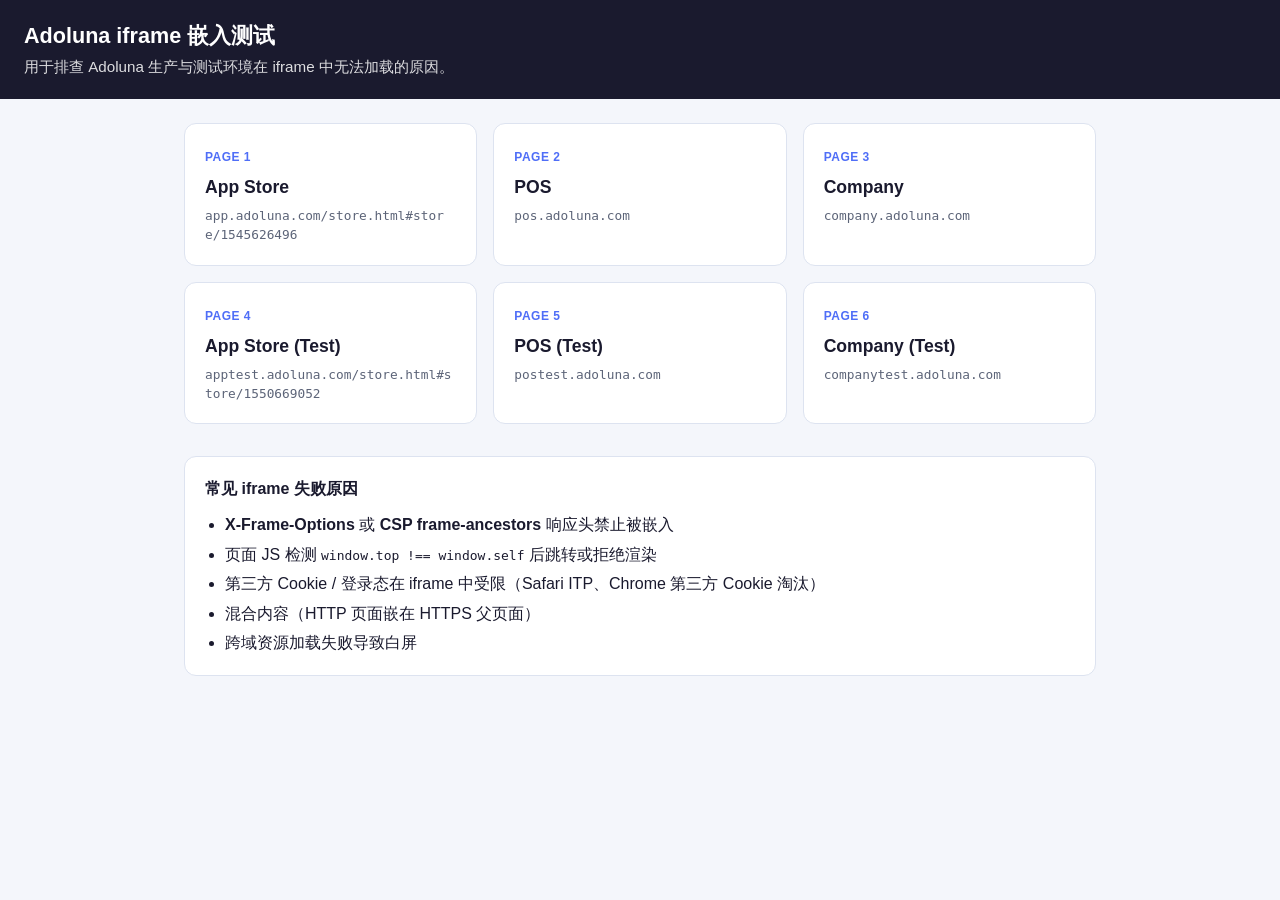
<file: index.html>
<!DOCTYPE html>
<html lang="zh-CN">
<head>
  <meta charset="UTF-8" />
  <meta name="viewport" content="width=device-width, initial-scale=1.0" />
  <title>Adoluna iframe 测试</title>
  <link rel="stylesheet" href="styles.css" />
</head>
<body>
  <header class="site-header">
    <h1>Adoluna iframe 嵌入测试</h1>
    <p>用于排查 Adoluna 生产与测试环境在 iframe 中无法加载的原因。</p>
  </header>

  <main class="home">
    <nav class="page-grid">
      <a class="page-card" href="app-store.html">
        <span class="page-card__label">Page 1</span>
        <strong>App Store</strong>
        <code>app.adoluna.com/store.html#store/1545626496</code>
      </a>
      <a class="page-card" href="pos.html">
        <span class="page-card__label">Page 2</span>
        <strong>POS</strong>
        <code>pos.adoluna.com</code>
      </a>
      <a class="page-card" href="company.html">
        <span class="page-card__label">Page 3</span>
        <strong>Company</strong>
        <code>company.adoluna.com</code>
      </a>
      <a class="page-card" href="app-store-test.html">
        <span class="page-card__label">Page 4</span>
        <strong>App Store (Test)</strong>
        <code>apptest.adoluna.com/store.html#store/1550669052</code>
      </a>
      <a class="page-card" href="pos-test.html">
        <span class="page-card__label">Page 5</span>
        <strong>POS (Test)</strong>
        <code>postest.adoluna.com</code>
      </a>
      <a class="page-card" href="company-test.html">
        <span class="page-card__label">Page 6</span>
        <strong>Company (Test)</strong>
        <code>companytest.adoluna.com</code>
      </a>
    </nav>

    <section class="tips">
      <h2>常见 iframe 失败原因</h2>
      <ul>
        <li><strong>X-Frame-Options</strong> 或 <strong>CSP frame-ancestors</strong> 响应头禁止被嵌入</li>
        <li>页面 JS 检测 <code>window.top !== window.self</code> 后跳转或拒绝渲染</li>
        <li>第三方 Cookie / 登录态在 iframe 中受限（Safari ITP、Chrome 第三方 Cookie 淘汰）</li>
        <li>混合内容（HTTP 页面嵌在 HTTPS 父页面）</li>
        <li>跨域资源加载失败导致白屏</li>
      </ul>
    </section>
  </main>
</body>
</html>
</file>
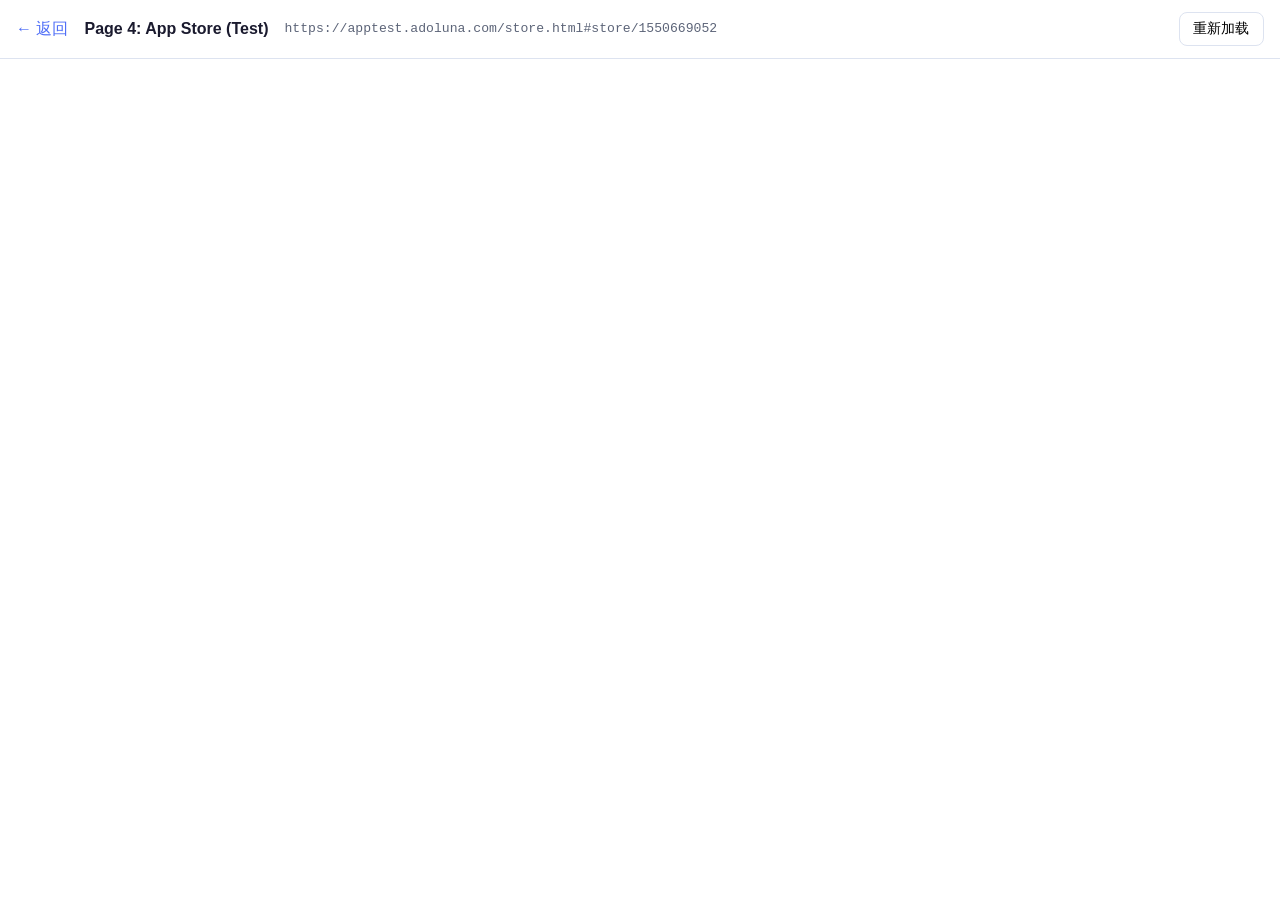
<file: app-store-test.html>
<!DOCTYPE html>
<html lang="zh-CN">
<head>
  <meta charset="UTF-8" />
  <meta name="viewport" content="width=device-width, initial-scale=1.0" />
  <title>iframe 测试 — App Store (Test)</title>
  <link rel="stylesheet" href="styles.css" />
</head>
<body class="test-layout">
  <div class="test-toolbar">
    <a href="index.html">← 返回</a>
    <strong>Page 4: App Store (Test)</strong>
    <code>https://apptest.adoluna.com/store.html#store/1550669052</code>
    <button type="button" onclick="document.getElementById('test-iframe').src = document.getElementById('test-iframe').src">重新加载</button>
  </div>

  <div class="iframe-wrap">
    <iframe
      id="test-iframe"
      src="https://apptest.adoluna.com/store.html#store/1550669052"
      title="App Store Test"
      allow="fullscreen; geolocation; microphone; camera"
      referrerpolicy="no-referrer-when-downgrade"
    ></iframe>
  </div>
</body>
</html>
</file>
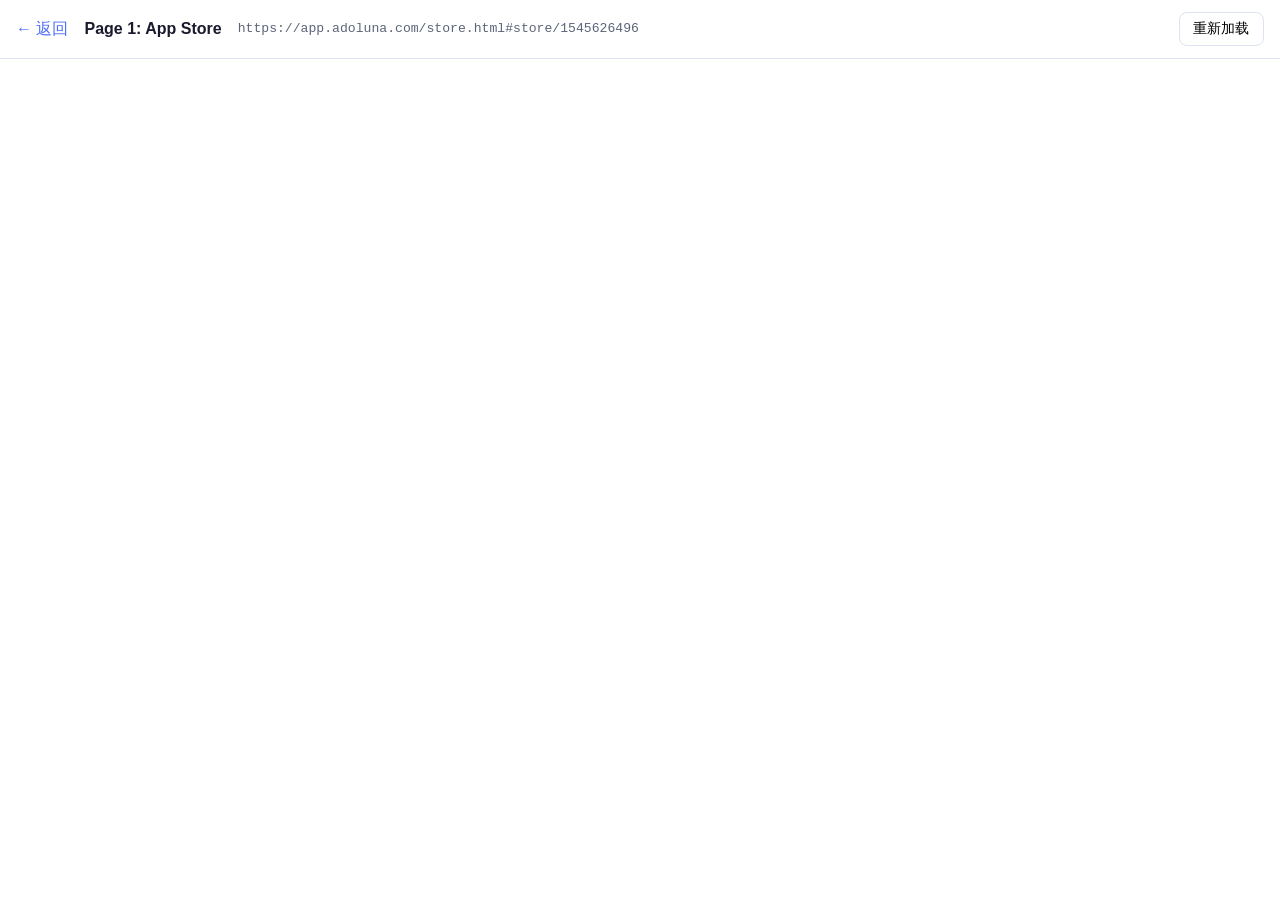
<file: app-store.html>
<!DOCTYPE html>
<html lang="zh-CN">
<head>
  <meta charset="UTF-8" />
  <meta name="viewport" content="width=device-width, initial-scale=1.0" />
  <title>iframe 测试 — App Store</title>
  <link rel="stylesheet" href="styles.css" />
</head>
<body class="test-layout">
  <div class="test-toolbar">
    <a href="index.html">← 返回</a>
    <strong>Page 1: App Store</strong>
    <code>https://app.adoluna.com/store.html#store/1545626496</code>
    <button type="button" onclick="document.getElementById('test-iframe').src = document.getElementById('test-iframe').src">重新加载</button>
  </div>

  <div class="iframe-wrap">
    <iframe
      id="test-iframe"
      src="https://app.adoluna.com/store.html#store/1545626496"
      title="App Store"
      allow="fullscreen; geolocation; microphone; camera"
      referrerpolicy="no-referrer-when-downgrade"
    ></iframe>
  </div>
</body>
</html>
</file>
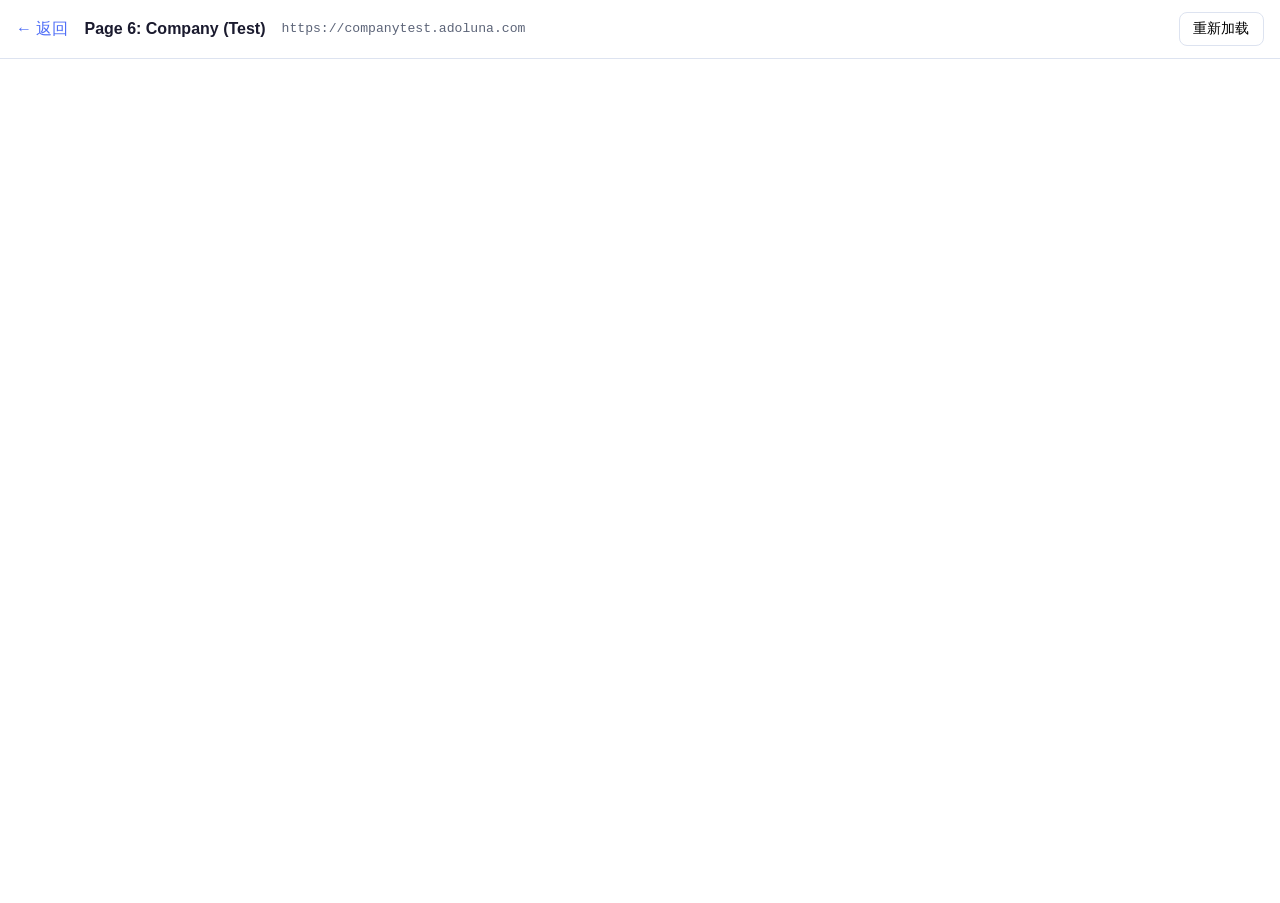
<file: company-test.html>
<!DOCTYPE html>
<html lang="zh-CN">
<head>
  <meta charset="UTF-8" />
  <meta name="viewport" content="width=device-width, initial-scale=1.0" />
  <title>iframe 测试 — Company (Test)</title>
  <link rel="stylesheet" href="styles.css" />
</head>
<body class="test-layout">
  <div class="test-toolbar">
    <a href="index.html">← 返回</a>
    <strong>Page 6: Company (Test)</strong>
    <code>https://companytest.adoluna.com</code>
    <button type="button" onclick="document.getElementById('test-iframe').src = document.getElementById('test-iframe').src">重新加载</button>
  </div>

  <div class="iframe-wrap">
    <iframe
      id="test-iframe"
      src="https://companytest.adoluna.com"
      title="Company Test"
      allow="fullscreen; geolocation; microphone; camera"
      referrerpolicy="no-referrer-when-downgrade"
    ></iframe>
  </div>
</body>
</html>
</file>
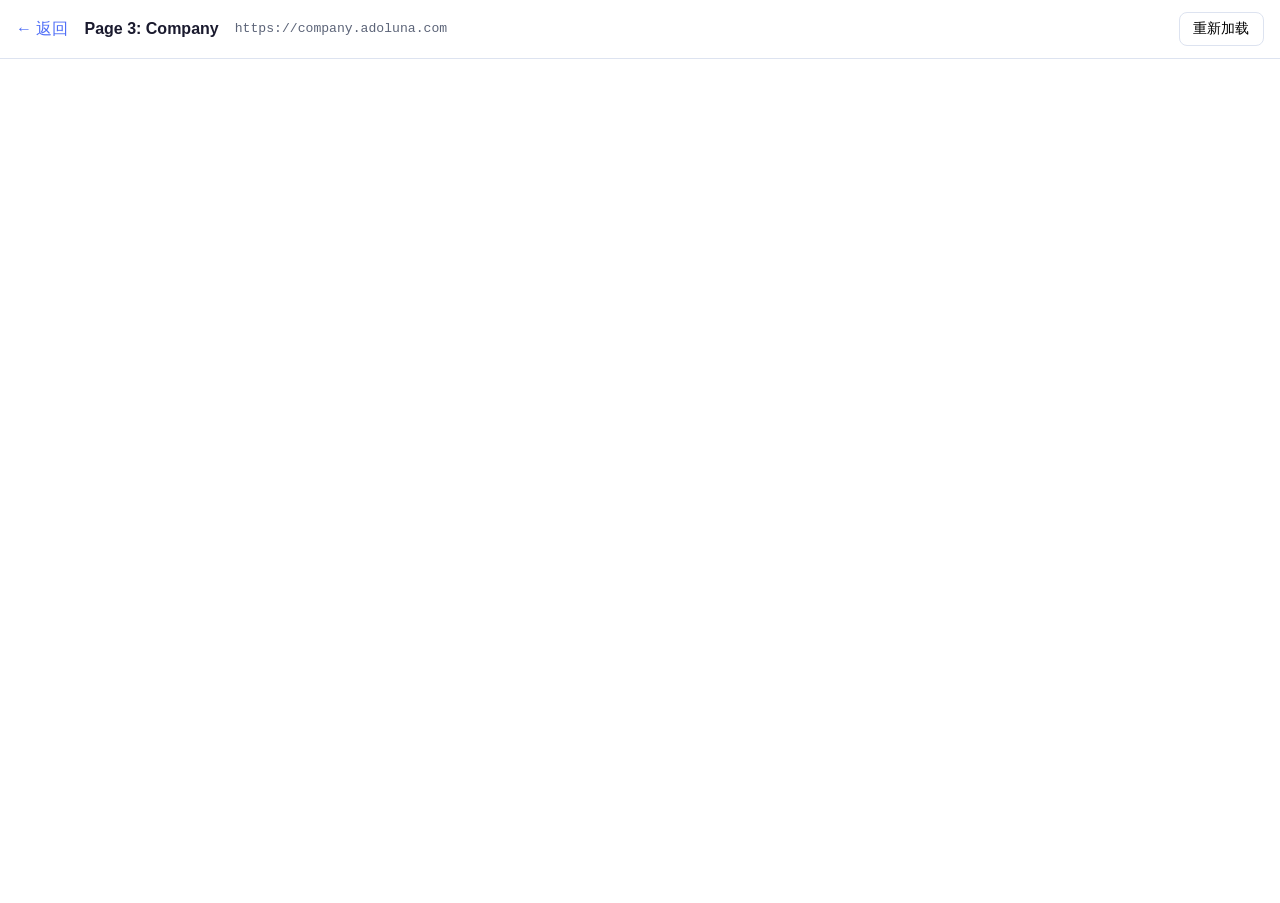
<file: company.html>
<!DOCTYPE html>
<html lang="zh-CN">
<head>
  <meta charset="UTF-8" />
  <meta name="viewport" content="width=device-width, initial-scale=1.0" />
  <title>iframe 测试 — Company</title>
  <link rel="stylesheet" href="styles.css" />
</head>
<body class="test-layout">
  <div class="test-toolbar">
    <a href="index.html">← 返回</a>
    <strong>Page 3: Company</strong>
    <code>https://company.adoluna.com</code>
    <button type="button" onclick="document.getElementById('test-iframe').src = document.getElementById('test-iframe').src">重新加载</button>
  </div>

  <div class="iframe-wrap">
    <iframe
      id="test-iframe"
      src="https://company.adoluna.com"
      title="Company"
      allow="fullscreen; geolocation; microphone; camera"
      referrerpolicy="no-referrer-when-downgrade"
    ></iframe>
  </div>
</body>
</html>
</file>
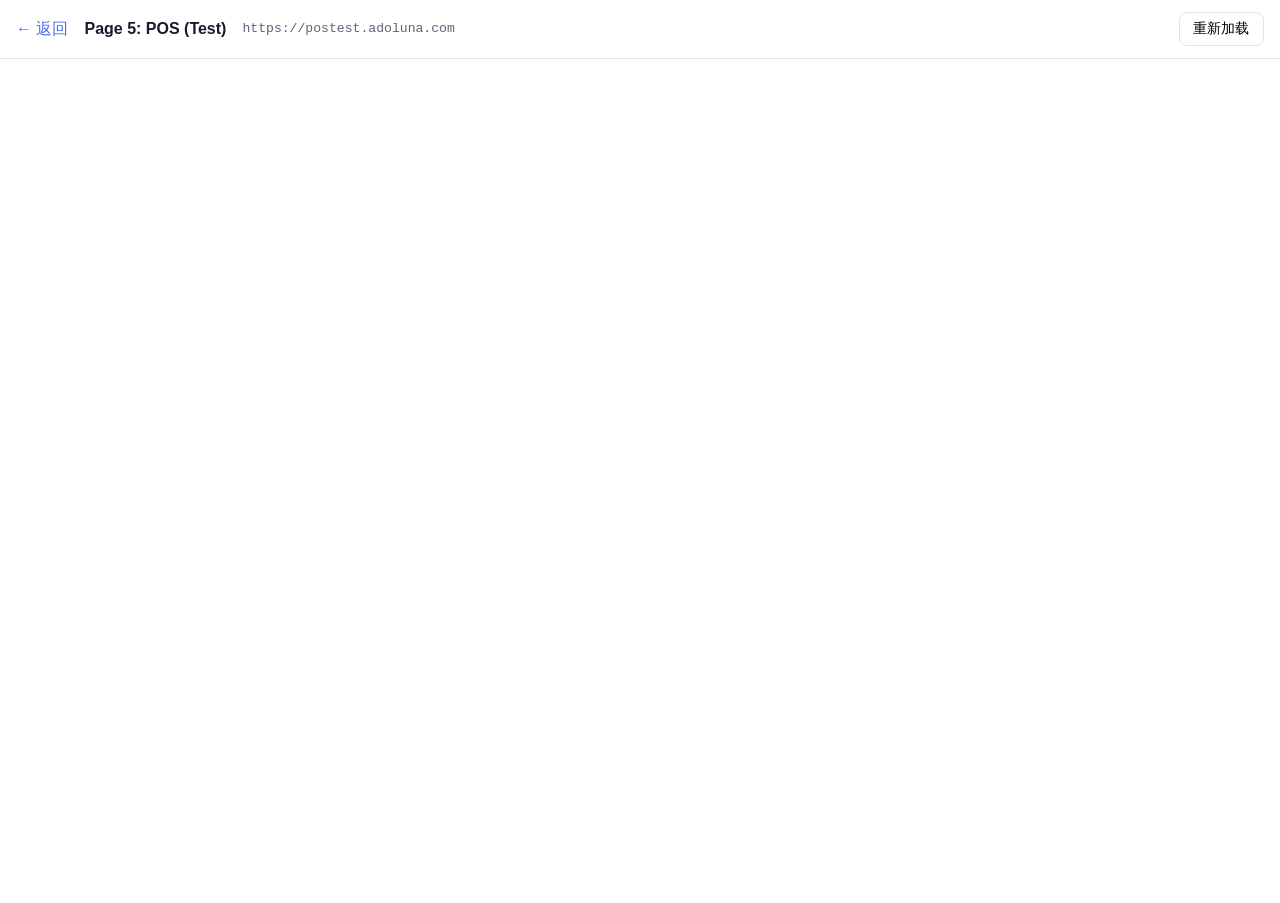
<file: pos-test.html>
<!DOCTYPE html>
<html lang="zh-CN">
<head>
  <meta charset="UTF-8" />
  <meta name="viewport" content="width=device-width, initial-scale=1.0" />
  <title>iframe 测试 — POS (Test)</title>
  <link rel="stylesheet" href="styles.css" />
</head>
<body class="test-layout">
  <div class="test-toolbar">
    <a href="index.html">← 返回</a>
    <strong>Page 5: POS (Test)</strong>
    <code>https://postest.adoluna.com</code>
    <button type="button" onclick="document.getElementById('test-iframe').src = document.getElementById('test-iframe').src">重新加载</button>
  </div>

  <div class="iframe-wrap">
    <iframe
      id="test-iframe"
      src="https://postest.adoluna.com"
      title="POS Test"
      allow="fullscreen; geolocation; microphone; camera"
      referrerpolicy="no-referrer-when-downgrade"
    ></iframe>
  </div>
</body>
</html>
</file>
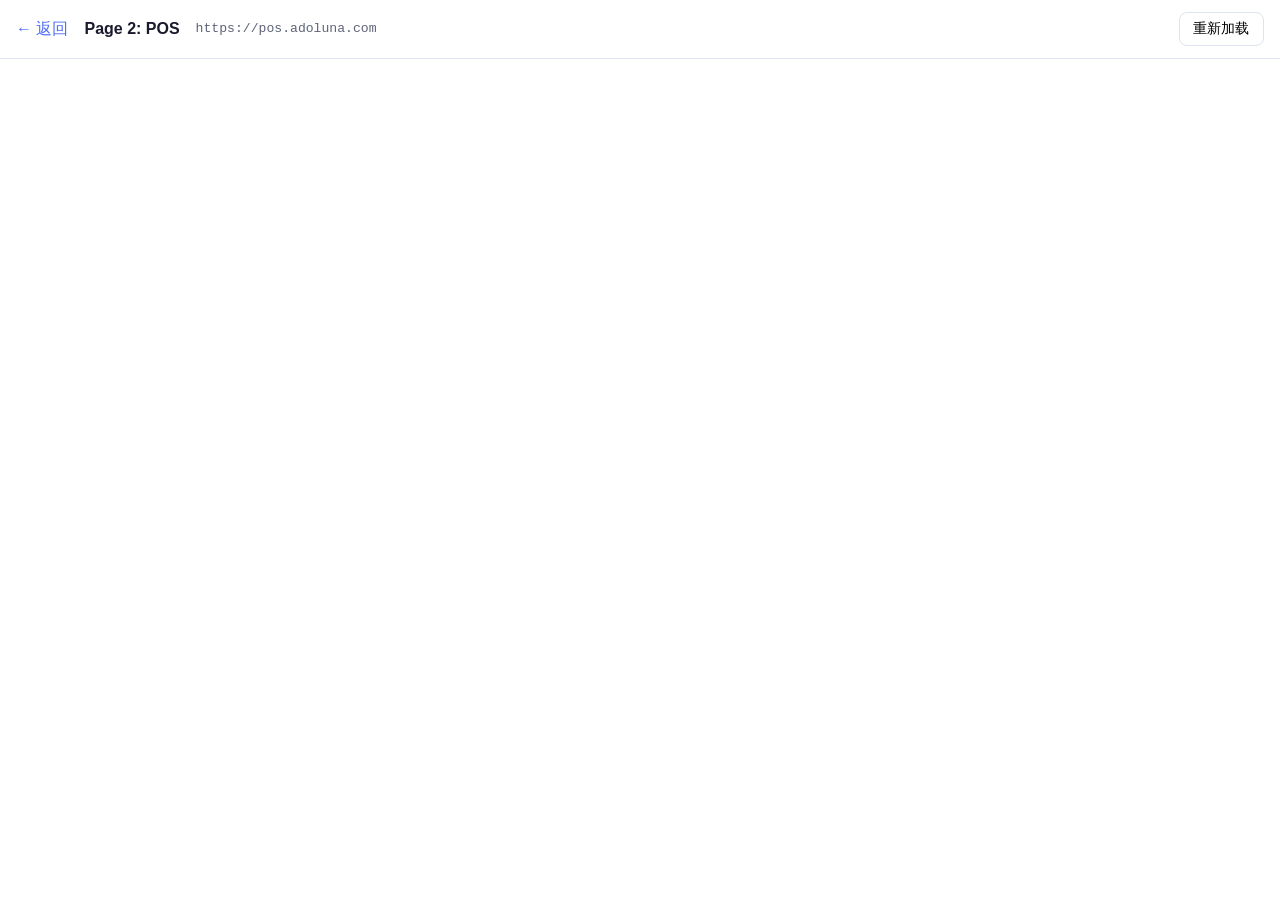
<file: pos.html>
<!DOCTYPE html>
<html lang="zh-CN">
<head>
  <meta charset="UTF-8" />
  <meta name="viewport" content="width=device-width, initial-scale=1.0" />
  <title>iframe 测试 — POS</title>
  <link rel="stylesheet" href="styles.css" />
</head>
<body class="test-layout">
  <div class="test-toolbar">
    <a href="index.html">← 返回</a>
    <strong>Page 2: POS</strong>
    <code>https://pos.adoluna.com</code>
    <button type="button" onclick="document.getElementById('test-iframe').src = document.getElementById('test-iframe').src">重新加载</button>
  </div>

  <div class="iframe-wrap">
    <iframe
      id="test-iframe"
      src="https://pos.adoluna.com"
      title="POS"
      allow="fullscreen; geolocation; microphone; camera"
      referrerpolicy="no-referrer-when-downgrade"
    ></iframe>
  </div>
</body>
</html>
</file>
<file: styles.css>
*,
*::before,
*::after {
  box-sizing: border-box;
}

body {
  margin: 0;
  font-family: -apple-system, BlinkMacSystemFont, "Segoe UI", Roboto, sans-serif;
  color: #1a1a2e;
  background: #f4f6fb;
  line-height: 1.5;
}

.site-header {
  padding: 1.25rem 1.5rem;
  background: #1a1a2e;
  color: #fff;
}

.site-header h1 {
  margin: 0 0 0.25rem;
  font-size: 1.35rem;
}

.site-header p {
  margin: 0;
  opacity: 0.85;
  font-size: 0.95rem;
}

.home {
  max-width: 960px;
  margin: 0 auto;
  padding: 1.5rem;
}

.page-grid {
  display: grid;
  gap: 1rem;
  grid-template-columns: repeat(auto-fit, minmax(240px, 1fr));
}

.page-card {
  display: block;
  padding: 1.25rem;
  border-radius: 12px;
  background: #fff;
  border: 1px solid #dde3f0;
  text-decoration: none;
  color: inherit;
  transition: border-color 0.15s, box-shadow 0.15s;
}

.page-card:hover {
  border-color: #4f6ef7;
  box-shadow: 0 8px 24px rgba(79, 110, 247, 0.12);
}

.page-card__label {
  display: inline-block;
  margin-bottom: 0.5rem;
  font-size: 0.75rem;
  font-weight: 600;
  letter-spacing: 0.04em;
  text-transform: uppercase;
  color: #4f6ef7;
}

.page-card strong {
  display: block;
  margin-bottom: 0.35rem;
  font-size: 1.1rem;
}

.page-card code {
  display: block;
  font-size: 0.8rem;
  color: #5c6478;
  word-break: break-all;
}

.tips {
  margin-top: 2rem;
  padding: 1.25rem;
  border-radius: 12px;
  background: #fff;
  border: 1px solid #dde3f0;
}

.tips h2 {
  margin: 0 0 0.75rem;
  font-size: 1rem;
}

.tips ul {
  margin: 0;
  padding-left: 1.25rem;
}

.tips li + li {
  margin-top: 0.35rem;
}

.test-layout {
  display: flex;
  flex-direction: column;
  min-height: 100vh;
}

.test-toolbar {
  display: flex;
  flex-wrap: wrap;
  align-items: center;
  gap: 0.75rem 1rem;
  padding: 0.75rem 1rem;
  background: #fff;
  border-bottom: 1px solid #dde3f0;
}

.test-toolbar a {
  color: #4f6ef7;
  text-decoration: none;
  font-weight: 500;
}

.test-toolbar code {
  font-size: 0.82rem;
  color: #5c6478;
  word-break: break-all;
}

.test-toolbar button {
  margin-left: auto;
  padding: 0.45rem 0.85rem;
  border: 1px solid #dde3f0;
  border-radius: 8px;
  background: #fff;
  cursor: pointer;
  font-size: 0.85rem;
}

.test-toolbar button:hover {
  border-color: #4f6ef7;
}

.iframe-wrap {
  flex: 1;
  min-height: 0;
  background: #e8ecf5;
}

.iframe-wrap iframe {
  display: block;
  width: 100%;
  height: 100%;
  min-height: calc(100vh - 3.5rem);
  border: 0;
  background: #fff;
}
</file>
